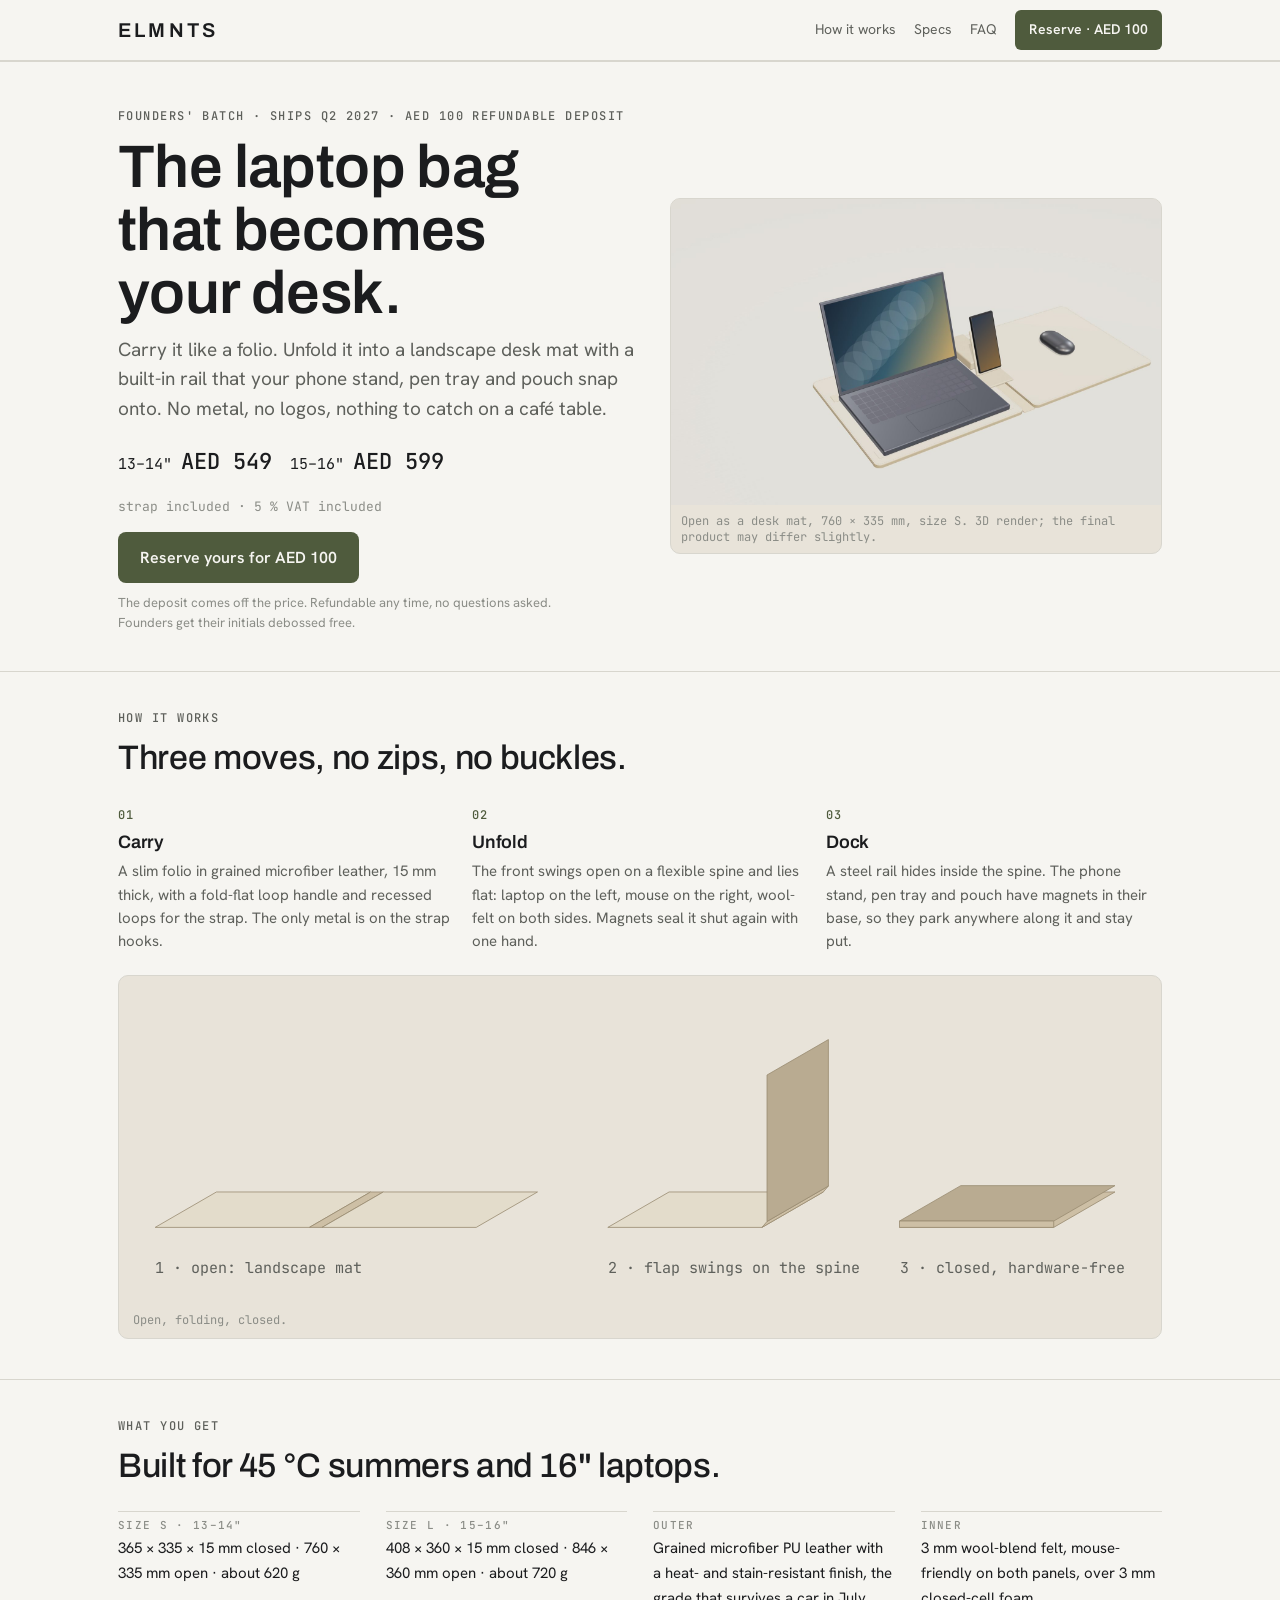
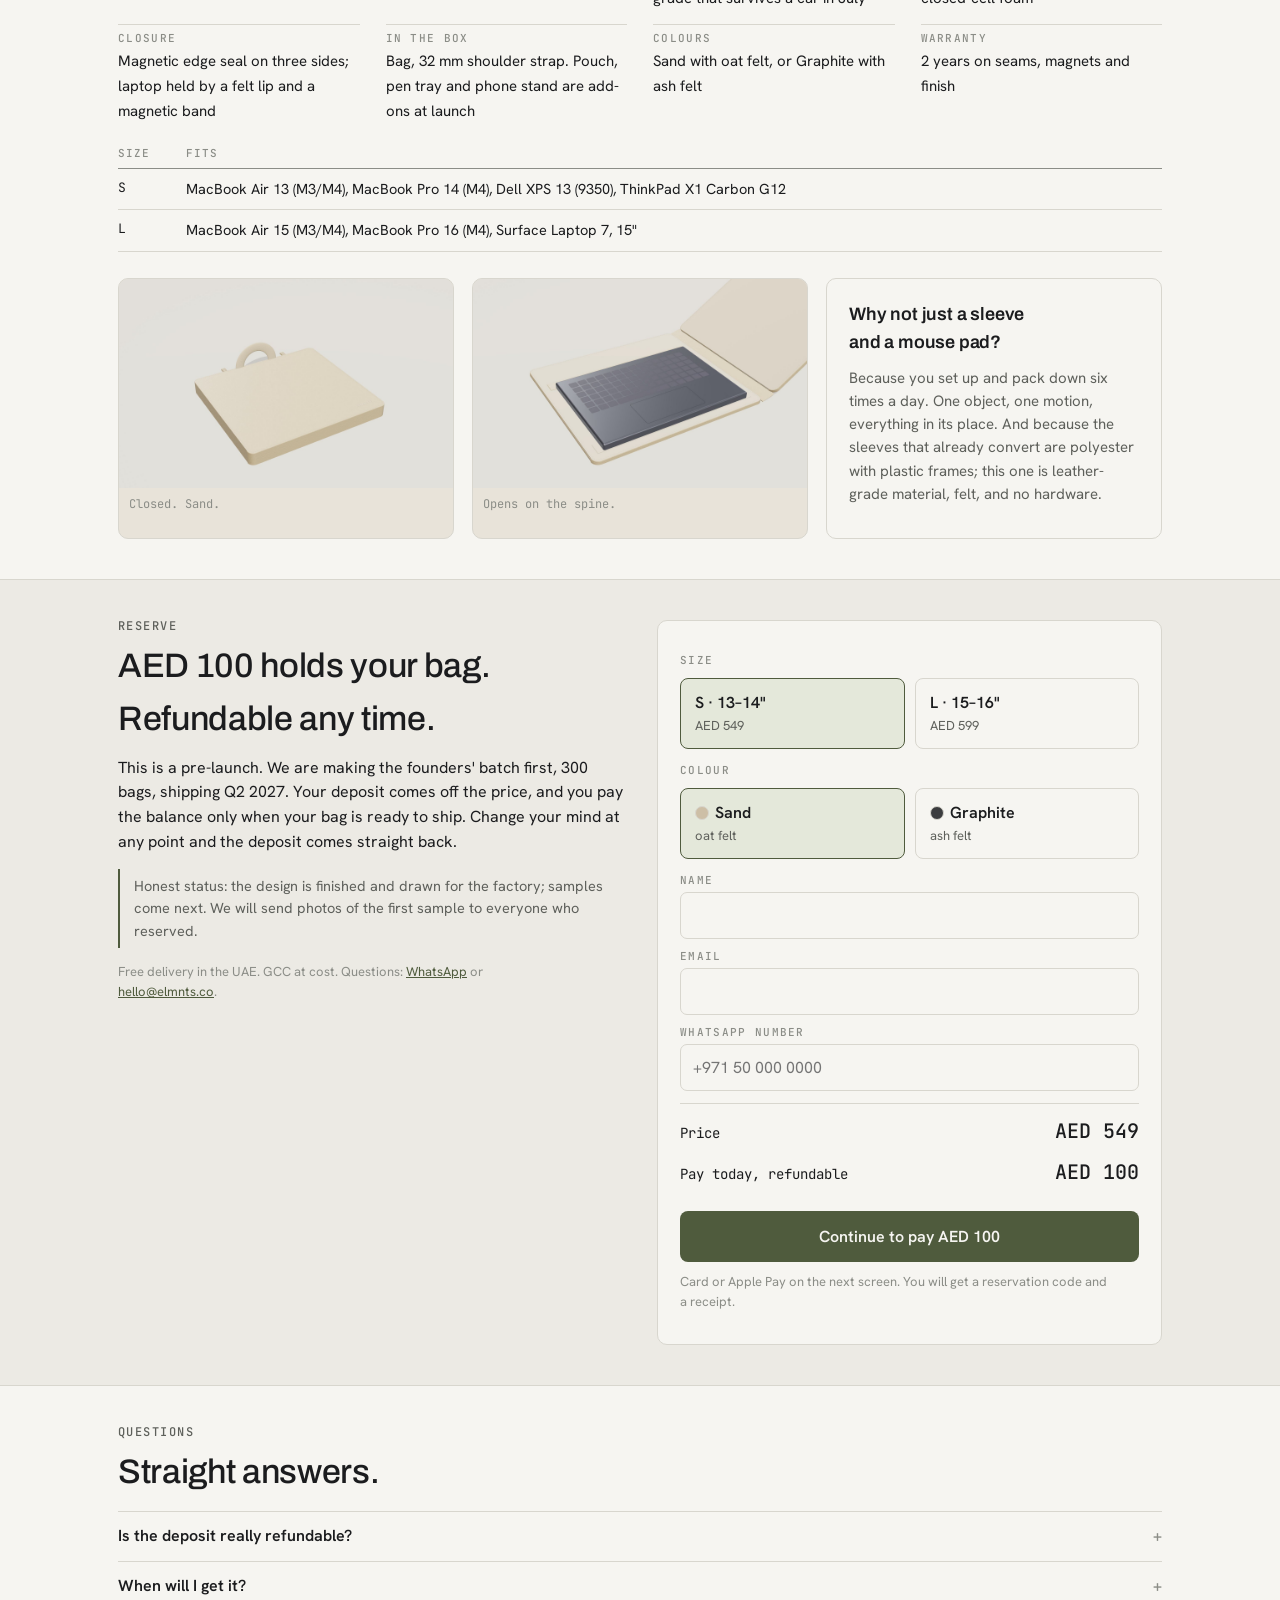
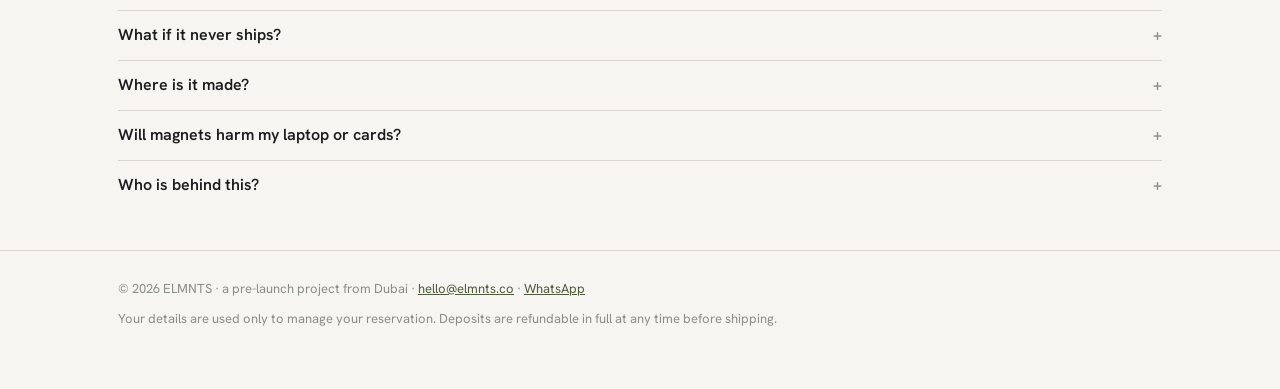
<file: index.html>
<!doctype html>
<html lang="en"><head><meta charset="utf-8"><meta name="viewport" content="width=device-width,initial-scale=1,viewport-fit=cover">
<title>ELMNTS · the laptop bag that becomes your desk</title><meta name="description" content="A hardware-free laptop folio that unfolds into a desk mat. Reserve the founders' batch with a refundable AED 100 deposit.">
<link rel="preconnect" href="https://fonts.googleapis.com"><link rel="stylesheet" href="https://fonts.googleapis.com/css2?family=Archivo:wght@400;500;600&family=Hanken+Grotesk:wght@400;500;600&family=JetBrains+Mono:wght@400;500;600&display=swap">
<link rel="stylesheet" href="styles.css"><script src="config.js"></script><script>
(function(){
  var C = window.ELMNTS_CONFIG || {};
  // Meta Pixel (standard snippet), only when an ID is configured
  if (C.META_PIXEL_ID) {
    !function(f,b,e,v,n,t,s){if(f.fbq)return;n=f.fbq=function(){n.callMethod?n.callMethod.apply(n,arguments):n.queue.push(arguments)};
    if(!f._fbq)f._fbq=n;n.push=n;n.loaded=!0;n.version='2.0';n.queue=[];t=b.createElement(e);t.async=!0;t.src=v;s=b.getElementsByTagName(e)[0];
    s.parentNode.insertBefore(t,s)}(window,document,'script','https://connect.facebook.net/en_US/fbevents.js');
    fbq('init', C.META_PIXEL_ID); fbq('track', 'PageView');
  }
  window.track = function(ev, data){ try { if (window.fbq) fbq('track', ev, data || {}); } catch(e){} };
  // keep UTM parameters for attribution of the lead
  try {
    var q = new URLSearchParams(location.search), utm = {};
    ['utm_source','utm_medium','utm_campaign','utm_content','utm_term'].forEach(function(k){ if (q.get(k)) utm[k] = q.get(k); });
    if (Object.keys(utm).length) sessionStorage.setItem('elmnts_utm', JSON.stringify(utm));
  } catch(e){}
  window.getUTM = function(){ try { return JSON.parse(sessionStorage.getItem('elmnts_utm') || '{}'); } catch(e){ return {}; } };
  window.sbInsert = async function(table, row){
    if (!C.SUPABASE_URL || !C.SUPABASE_KEY) return { ok:false, reason:'no-backend' };
    var r = await fetch(C.SUPABASE_URL + '/rest/v1/' + table, {
      method:'POST',
      headers:{ 'apikey': C.SUPABASE_KEY, 'Authorization': 'Bearer ' + C.SUPABASE_KEY, 'Content-Type':'application/json', 'Prefer':'return=minimal' },
      body: JSON.stringify(row)
    });
    return { ok: r.ok, status: r.status };
  };
  window.uuid = function(){ if (crypto && crypto.randomUUID) return crypto.randomUUID();
    return 'xxxxxxxx-xxxx-4xxx-yxxx-xxxxxxxxxxxx'.replace(/[xy]/g,function(c){var r=Math.random()*16|0,v=c=='x'?r:(r&0x3|0x8);return v.toString(16);}); };
  window.codeFrom = function(id){ return 'ELM-' + id.replace(/-/g,'').slice(0,6).toUpperCase(); };
  // fill contact placeholders
  document.addEventListener('DOMContentLoaded', function(){
    document.querySelectorAll('[data-wa]').forEach(function(a){ a.href = 'https://wa.me/' + (C.WHATSAPP||''); });
    document.querySelectorAll('[data-email]').forEach(function(a){ a.href = 'mailto:' + (C.EMAIL||''); a.textContent = C.EMAIL || ''; });
    document.querySelectorAll('[data-ship]').forEach(function(el){ el.textContent = C.SHIP_WINDOW || ''; });
  });
})();
</script>
</head><body>
<header class="top"><div class="wrap"><a class="wordmark" href="index.html">ELMNTS</a><nav><a href="index.html#how">How it works</a><a href="index.html#specs">Specs</a><a href="index.html#faq">FAQ</a><a class="cta" href="index.html#reserve">Reserve · AED 100</a></nav></div></header>

<main>
<section class="hero"><div class="wrap"><div class="grid">
  <div>
    <div class="eyebrow">Founders' batch · ships <span data-ship>Q2 2027</span> · AED 100 refundable deposit</div>
    <h1 style="margin-top:14px">The laptop bag that becomes your desk.</h1>
    <p class="lede">Carry it like a folio. Unfold it into a landscape desk mat with a built-in rail that your phone stand, pen tray and pouch snap onto. No metal, no logos, nothing to catch on a café table.</p>
    <div class="price"><span>13–14" <b>AED 549</b></span><span>15–16" <b>AED 599</b></span><span class="fine">strap included · 5 % VAT included</span></div>
    <p style="margin-top:14px"><a class="btn" href="#reserve">Reserve yours for AED 100</a></p>
    <p class="fine">The deposit comes off the price. Refundable any time, no questions asked. Founders get their initials debossed free.</p>
  </div>
  <figure class="mock" style="margin:0;padding:0;overflow:hidden"><img src="hero-open.jpg" alt="ELMNTS open as a desk mat with laptop, phone stand and mouse" style="display:block;width:100%;height:auto"><figcaption style="padding:8px 10px">Open as a desk mat, 760 × 335 mm, size S. 3D render; the final product may differ slightly.</figcaption></figure>
</div></div></section>

<section id="how"><div class="wrap">
  <div class="eyebrow">How it works</div><h2 style="margin-top:8px">Three moves, no zips, no buckles.</h2>
  <div class="steps">
    <div class="step"><div class="n">01</div><h3>Carry</h3><p>A slim folio in grained microfiber leather, 15 mm thick, with a fold-flat loop handle and recessed loops for the strap. The only metal is on the strap hooks.</p></div>
    <div class="step"><div class="n">02</div><h3>Unfold</h3><p>The front swings open on a flexible spine and lies flat: laptop on the left, mouse on the right, wool-felt on both sides. Magnets seal it shut again with one hand.</p></div>
    <div class="step"><div class="n">03</div><h3>Dock</h3><p>A steel rail hides inside the spine. The phone stand, pen tray and pouch have magnets in their base, so they park anywhere along it and stay put.</p></div>
  </div>
  <figure class="mock" style="margin:22px 0 0"><div><svg class="mk" viewBox="-6 -6 1016 312" xmlns="http://www.w3.org/2000/svg" role="img"><defs><marker id="ar" viewBox="0 0 10 10" refX="9" refY="5" markerWidth="8" markerHeight="8" orient="auto-start-reverse"><path d="M0,1.5 L9,5 L0,8.5 z" class="arr"/></marker><pattern id="hatch" patternUnits="userSpaceOnUse" width="6" height="6" patternTransform="rotate(45)"><line x1="0" y1="0" x2="0" y2="6" class="hl"/></pattern><pattern id="hatchb" patternUnits="userSpaceOnUse" width="5" height="5" patternTransform="rotate(-45)"><line x1="0" y1="0" x2="0" y2="5" class="hl2"/></pattern><linearGradient id="gShell" x1="0" y1="0" x2="1" y2="1"><stop offset="0" stop-color="#D8CCB3"/><stop offset="1" stop-color="#BFB096"/></linearGradient><linearGradient id="gShellD" x1="0" y1="0" x2="1" y2="1"><stop offset="0" stop-color="#C4B59A"/><stop offset="1" stop-color="#A89A80"/></linearGradient><linearGradient id="gFelt" x1="0" y1="0" x2="1" y2="1"><stop offset="0" stop-color="#E8E2D5"/><stop offset="1" stop-color="#D9D2C2"/></linearGradient><linearGradient id="gDark" x1="0" y1="0" x2="0" y2="1"><stop offset="0" stop-color="#3A3B40"/><stop offset="1" stop-color="#22232A"/></linearGradient><filter id="grain" x="-2%" y="-2%" width="104%" height="104%"><feTurbulence type="fractalNoise" baseFrequency="1.1" numOctaves="3" seed="11" result="n"/><feColorMatrix in="n" type="matrix" values="0 0 0 0 0.55  0 0 0 0 0.55  0 0 0 0 0.5  0 0 0 0.42 0" result="g"/><feComposite in="g" in2="SourceGraphic" operator="in" result="gc"/><feBlend in="SourceGraphic" in2="gc" mode="multiply"/></filter><filter id="shadow" x="-10%" y="-10%" width="120%" height="130%"><feDropShadow dx="0" dy="5" stdDeviation="6" flood-color="#000" flood-opacity="0.22"/></filter><filter id="shadowS" x="-10%" y="-10%" width="120%" height="130%"><feDropShadow dx="0" dy="2" stdDeviation="2.5" flood-color="#000" flood-opacity="0.25"/></filter></defs><polygon points="20.0,230.0 173.3,230.0 234.2,194.8 80.9,194.8" fill="#E3DCCB" fill-opacity="1.0" stroke="#9A8C72" stroke-width="0.8"/><polygon points="173.3,230.0 185.9,230.0 246.8,194.8 234.2,194.8" fill="#CDBFA5" fill-opacity="1.0" stroke="#9A8C72" stroke-width="0.8"/><polygon points="185.9,230.0 339.2,230.0 400.1,194.8 246.8,194.8" fill="#E3DCCB" fill-opacity="1.0" stroke="#9A8C72" stroke-width="0.8"/><text x="20.0" y="275.0" class="mcap" text-anchor="start">1 · open: landscape mat</text><polygon points="470.0,230.0 623.3,230.0 684.2,194.8 530.9,194.8" fill="#E3DCCB" fill-opacity="1.0" stroke="#9A8C72" stroke-width="0.8"/><polygon points="623.3,230.0 628.3,224.1 689.3,188.9 684.2,194.8" fill="#CDBFA5" fill-opacity="1.0" stroke="#9A8C72" stroke-width="0.8"/><polygon points="628.3,224.1 628.3,78.5 689.3,43.3 689.3,188.9" fill="#B9AB91" fill-opacity="1.0" stroke="#9A8C72" stroke-width="0.8"/><text x="470.0" y="275.0" class="mcap" text-anchor="start">2 · flap swings on the spine</text><polygon points="760.0,230.0 913.3,230.0 974.2,194.8 820.9,194.8" fill="#CDBFA5" fill-opacity="1.0" stroke="#9A8C72" stroke-width="0.8"/><polygon points="760.0,223.7 913.3,223.7 974.2,188.5 820.9,188.5" fill="#B9AB91" fill-opacity="1.0" stroke="#9A8C72" stroke-width="0.8"/><polygon points="760.0,230.0 913.3,230.0 913.3,223.7 760.0,223.7" fill="#CDBFA5" fill-opacity="1.0" stroke="#9A8C72" stroke-width="0.8"/><text x="760.0" y="275.0" class="mcap" text-anchor="start">3 · closed, hardware-free</text></svg></div><figcaption>Open, folding, closed.</figcaption></figure>
</div></section>

<section id="specs"><div class="wrap">
  <div class="eyebrow">What you get</div><h2 style="margin-top:8px">Built for 45 °C summers and 16" laptops.</h2>
  <div class="facts">
    <div><span class="k">Size S · 13–14"</span><span class="v">365 × 335 × 15 mm closed · 760 × 335 mm open · about 620 g</span></div>
    <div><span class="k">Size L · 15–16"</span><span class="v">408 × 360 × 15 mm closed · 846 × 360 mm open · about 720 g</span></div>
    <div><span class="k">Outer</span><span class="v">Grained microfiber PU leather with a heat- and stain-resistant finish, the grade that survives a car in July</span></div>
    <div><span class="k">Inner</span><span class="v">3 mm wool-blend felt, mouse-friendly on both panels, over 3 mm closed-cell foam</span></div>
    <div><span class="k">Closure</span><span class="v">Magnetic edge seal on three sides; laptop held by a felt lip and a magnetic band</span></div>
    <div><span class="k">In the box</span><span class="v">Bag, 32 mm shoulder strap. Pouch, pen tray and phone stand are add-ons at launch</span></div>
    <div><span class="k">Colours</span><span class="v">Sand with oat felt, or Graphite with ash felt</span></div>
    <div><span class="k">Warranty</span><span class="v">2 years on seams, magnets and finish</span></div>
  </div>
  <div class="tblwrap"><table class="tbl"><thead><tr><th>Size</th><th>Fits</th></tr></thead><tbody>
    <tr><td class="num">S</td><td>MacBook Air 13 (M3/M4), MacBook Pro 14 (M4), Dell XPS 13 (9350), ThinkPad X1 Carbon G12</td></tr>
    <tr><td class="num">L</td><td>MacBook Air 15 (M3/M4), MacBook Pro 16 (M4), Surface Laptop 7, 15"</td></tr>
  </tbody></table></div>
  <div class="steps" style="margin-top:26px">
    <figure class="mock" style="margin:0;padding:0;overflow:hidden"><img src="hero-closed.jpg" alt="ELMNTS closed" style="display:block;width:100%;height:auto"><figcaption style="padding:8px 10px">Closed. Sand.</figcaption></figure>
    <figure class="mock" style="margin:0;padding:0;overflow:hidden"><img src="hero-opening.jpg" alt="ELMNTS opening on the spine" style="display:block;width:100%;height:auto"><figcaption style="padding:8px 10px">Opens on the spine.</figcaption></figure>
    <div class="card"><h3>Why not just a sleeve and a mouse pad?</h3><p style="font-size:15px;color:var(--ink-2)">Because you set up and pack down six times a day. One object, one motion, everything in its place. And because the sleeves that already convert are polyester with plastic frames; this one is leather-grade material, felt, and no hardware.</p></div>
  </div>
</div></section>

<section class="reserve" id="reserve"><div class="wrap"><div class="grid">
  <div>
    <div class="eyebrow">Reserve</div><h2 style="margin-top:8px">AED 100 holds your bag. Refundable any time.</h2>
    <p>This is a pre-launch. We are making the founders' batch first, 300 bags, shipping <span data-ship>Q2 2027</span>. Your deposit comes off the price, and you pay the balance only when your bag is ready to ship. Change your mind at any point and the deposit comes straight back.</p>
    <div class="notice">Honest status: the design is finished and drawn for the factory; samples come next. We will send photos of the first sample to everyone who reserved.</div>
    <p class="fine">Free delivery in the UAE. GCC at cost. Questions: <a data-wa href="#">WhatsApp</a> or <a data-email href="#"></a>.</p>
  </div>
  <form class="card" id="reserve-form" novalidate>
    <div class="field"><span>Size</span></div>
    <div class="choice">
      <label><input type="radio" name="size" value="S" checked><div class="t">S · 13–14"</div><div class="d">AED 549</div></label>
      <label><input type="radio" name="size" value="L"><div class="t">L · 15–16"</div><div class="d">AED 599</div></label>
    </div>
    <div class="field"><span>Colour</span></div>
    <div class="choice">
      <label><input type="radio" name="colour" value="Sand" checked><div class="t"><i class="sw" style="background:#CDBFA6"></i>Sand</div><div class="d">oat felt</div></label>
      <label><input type="radio" name="colour" value="Graphite"><div class="t"><i class="sw" style="background:#3B3C3E"></i>Graphite</div><div class="d">ash felt</div></label>
    </div>
    <label class="field"><span>Name</span><input name="name" id="f-name" aria-label="Name" autocomplete="name" required></label>
    <label class="field"><span>Email</span><input name="email" id="f-email" aria-label="Email" type="email" autocomplete="email" required></label>
    <label class="field"><span>WhatsApp number</span><input name="phone" id="f-phone" aria-label="WhatsApp number" type="tel" autocomplete="tel" placeholder="+971 50 000 0000" required></label>
    <div class="sum"><span>Price</span><b id="sum-price">AED 549</b></div>
    <div class="sum" style="border:0;padding-top:4px"><span>Pay today, refundable</span><b id="sum-deposit">AED 100</b></div>
    <div class="err" id="form-err" role="alert"></div>
    <button class="btn" id="reserve-btn" type="submit" style="width:100%">Continue to pay AED 100</button>
    <p class="fine" style="margin-top:10px">Card or Apple Pay on the next screen. You will get a reservation code and a receipt.</p>
  </form>
</div></div></section>

<section class="faq" id="faq"><div class="wrap">
  <div class="eyebrow">Questions</div><h2 style="margin-top:8px;margin-bottom:12px">Straight answers.</h2>
  <details><summary>Is the deposit really refundable?</summary><p>Yes. Message us and it is returned in full to the card you paid with, within five working days, at any point before your bag ships. No form, no reason needed.</p></details>
  <details><summary>When will I get it?</summary><p>The founders' batch is planned for <span data-ship>Q2 2027</span>. We will email you a progress note about once a month, with photos of the samples as they arrive. If the date moves, you hear it first and can take your deposit back.</p></details>
  <details><summary>What if it never ships?</summary><p>Every deposit is refunded in full, automatically, with an explanation. We will not keep money for a product that does not exist.</p></details>
  <details><summary>Where is it made?</summary><p>Designed in Dubai, sewn by a specialist bag factory in Guangzhou, China, and inspected by a third party before it leaves. Materials: microfiber PU leather, wool-blend felt, closed-cell foam, neodymium magnets, spring steel.</p></details>
  <details><summary>Will magnets harm my laptop or cards?</summary><p>The sealing magnets sit in the edges, outside the laptop footprint, and the rail is passive steel. Chip cards are unaffected; keep old magnetic-stripe cards out of the pouch. Nothing in the bag is stronger than a MacBook's own lid magnets.</p></details>
  <details><summary>Who is behind this?</summary><p>ELMNTS is a pre-launch project by Yousef Alsheikh, a consultant in Dubai who got tired of unpacking a bag onto a café table. It is not a registered store yet; that is why the deposit is small and refundable.</p></details>
</div></section>
</main>
<footer><div class="wrap"><div>© 2026 ELMNTS · a pre-launch project from Dubai · <a data-email href="#"></a> · <a data-wa href="#">WhatsApp</a></div><div>Your details are used only to manage your reservation. Deposits are refundable in full at any time before shipping.</div></div></footer>
<script>
(function(){
  var C = window.ELMNTS_CONFIG || {};
  var form = document.getElementById('reserve-form');
  var sizeInputs = form.querySelectorAll('input[name=size]');
  var colourInputs = form.querySelectorAll('input[name=colour]');
  var priceEl = document.getElementById('sum-price'), depEl = document.getElementById('sum-deposit');
  function size(){ var s = form.querySelector('input[name=size]:checked'); return s ? s.value : 'S'; }
  function colour(){ var c = form.querySelector('input[name=colour]:checked'); return c ? c.value : 'Sand'; }
  function refresh(){ priceEl.textContent = 'AED ' + (C.PRICES||{S:549,L:599})[size()]; depEl.textContent = 'AED ' + (C.DEPOSIT||100); }
  sizeInputs.forEach(function(i){ i.addEventListener('change', function(){ refresh(); track('AddToCart', {content_name:'ELMNTS Spine ' + size(), value:(C.PRICES||{})[size()], currency:'AED'}); }); });
  colourInputs.forEach(function(i){ i.addEventListener('change', refresh); });
  refresh();
  track('ViewContent', {content_name:'ELMNTS Spine', currency:'AED', value:(C.PRICES||{}).S});

  var err = document.getElementById('form-err'), btn = document.getElementById('reserve-btn');
  form.addEventListener('submit', async function(e){
    e.preventDefault(); err.textContent = '';
    var name = form.name.value.trim(), email = form.email.value.trim(), phone = form.phone.value.replace(/[^\d+]/g,'');
    if (name.length < 2) { err.textContent = 'Please add your name.'; return; }
    if (!/^[^@\s]+@[^@\s]+\.[^@\s]+$/.test(email)) { err.textContent = 'That email does not look right.'; return; }
    if (phone.replace(/\D/g,'').length < 9) { err.textContent = 'Please add a WhatsApp number so we can confirm your reservation.'; return; }
    btn.disabled = true; btn.textContent = 'One moment…';
    var id = uuid(), code = codeFrom(id), utm = getUTM();
    var row = { id:id, code:code, name:name, email:email, phone:phone, size:size(), colour:colour(),
      utm_source:utm.utm_source||null, utm_medium:utm.utm_medium||null, utm_campaign:utm.utm_campaign||null, utm_content:utm.utm_content||null,
      referrer: document.referrer || null, user_agent: navigator.userAgent.slice(0,200), status:'lead' };
    var res = await sbInsert('reservations', row);
    try { sessionStorage.setItem('elmnts_res', JSON.stringify({id:id, code:code, size:size(), colour:colour(), name:name})); } catch(e){}
    track('Lead', {content_name:'ELMNTS reservation ' + size()});
    if (C.PAYMENT_URL) {
      track('InitiateCheckout', {value:C.DEPOSIT||100, currency:'AED', content_name:'ELMNTS deposit'});
      // Stripe payment links accept client_reference_id; other providers ignore the parameter.
      var sep = C.PAYMENT_URL.indexOf('?') > -1 ? '&' : '?';
      location.href = C.PAYMENT_URL + sep + 'client_reference_id=' + encodeURIComponent(code);
    } else {
      // no payment link yet: not a valid deposit test, but keep the lead
      location.href = 'thanks.html?paid=0';
    }
    if (!res.ok && res.reason !== 'no-backend') { console.warn('lead not saved', res); }
  });
})();
</script>
</body></html>
</file>
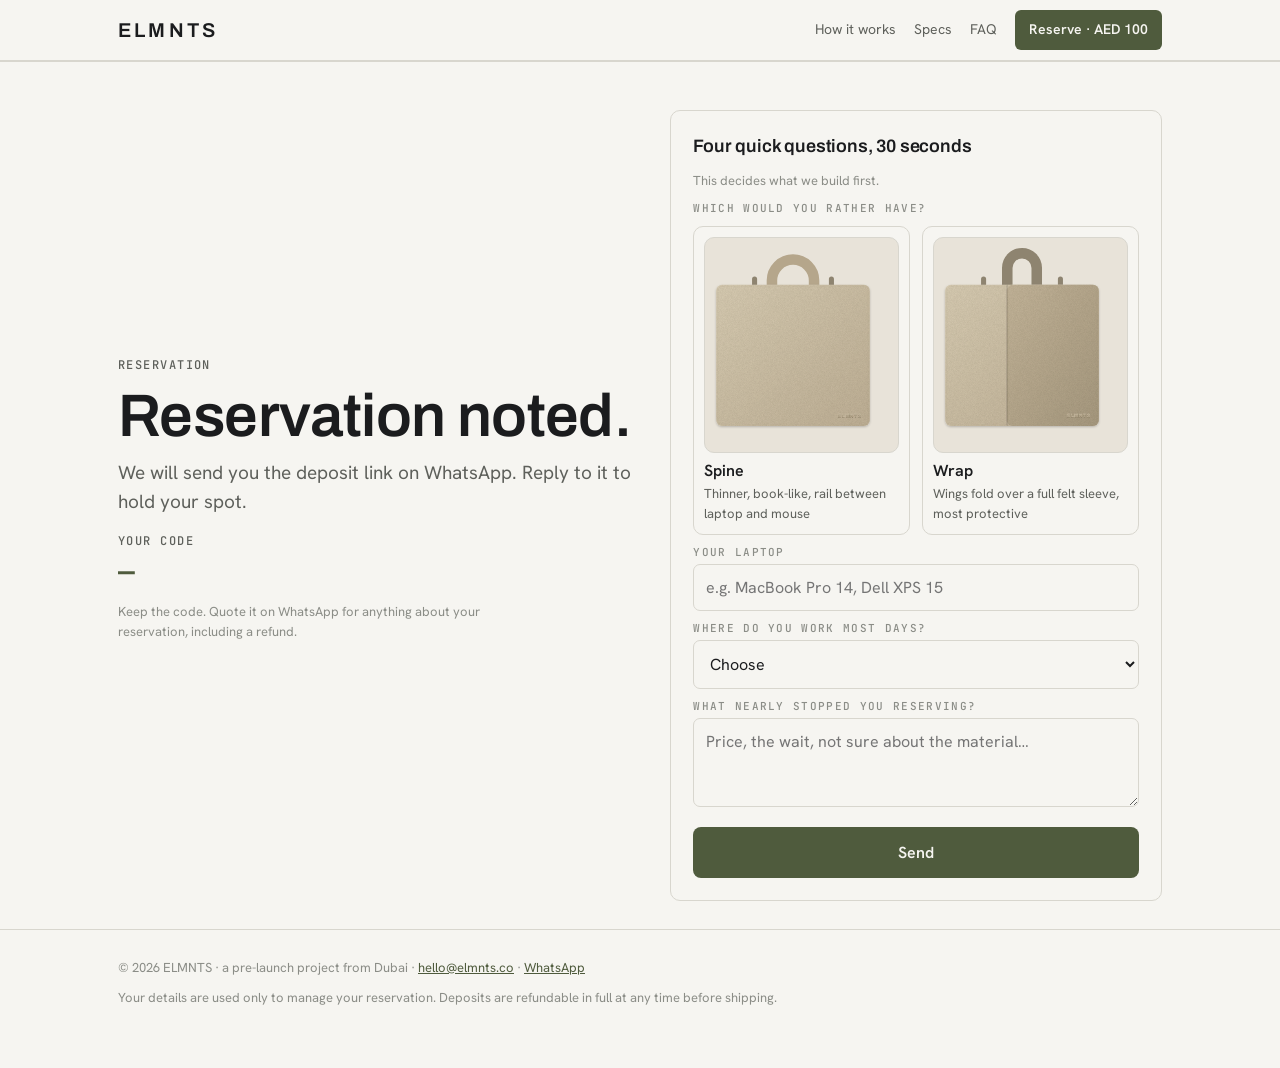
<file: thanks.html>
<!doctype html>
<html lang="en"><head><meta charset="utf-8"><meta name="viewport" content="width=device-width,initial-scale=1,viewport-fit=cover">
<title>ELMNTS · reservation</title><meta name="description" content="Your ELMNTS reservation.">
<link rel="preconnect" href="https://fonts.googleapis.com"><link rel="stylesheet" href="https://fonts.googleapis.com/css2?family=Archivo:wght@400;500;600&family=Hanken+Grotesk:wght@400;500;600&family=JetBrains+Mono:wght@400;500;600&display=swap">
<link rel="stylesheet" href="styles.css"><script src="config.js"></script><script>
(function(){
  var C = window.ELMNTS_CONFIG || {};
  // Meta Pixel (standard snippet), only when an ID is configured
  if (C.META_PIXEL_ID) {
    !function(f,b,e,v,n,t,s){if(f.fbq)return;n=f.fbq=function(){n.callMethod?n.callMethod.apply(n,arguments):n.queue.push(arguments)};
    if(!f._fbq)f._fbq=n;n.push=n;n.loaded=!0;n.version='2.0';n.queue=[];t=b.createElement(e);t.async=!0;t.src=v;s=b.getElementsByTagName(e)[0];
    s.parentNode.insertBefore(t,s)}(window,document,'script','https://connect.facebook.net/en_US/fbevents.js');
    fbq('init', C.META_PIXEL_ID); fbq('track', 'PageView');
  }
  window.track = function(ev, data){ try { if (window.fbq) fbq('track', ev, data || {}); } catch(e){} };
  // keep UTM parameters for attribution of the lead
  try {
    var q = new URLSearchParams(location.search), utm = {};
    ['utm_source','utm_medium','utm_campaign','utm_content','utm_term'].forEach(function(k){ if (q.get(k)) utm[k] = q.get(k); });
    if (Object.keys(utm).length) sessionStorage.setItem('elmnts_utm', JSON.stringify(utm));
  } catch(e){}
  window.getUTM = function(){ try { return JSON.parse(sessionStorage.getItem('elmnts_utm') || '{}'); } catch(e){ return {}; } };
  window.sbInsert = async function(table, row){
    if (!C.SUPABASE_URL || !C.SUPABASE_KEY) return { ok:false, reason:'no-backend' };
    var r = await fetch(C.SUPABASE_URL + '/rest/v1/' + table, {
      method:'POST',
      headers:{ 'apikey': C.SUPABASE_KEY, 'Authorization': 'Bearer ' + C.SUPABASE_KEY, 'Content-Type':'application/json', 'Prefer':'return=minimal' },
      body: JSON.stringify(row)
    });
    return { ok: r.ok, status: r.status };
  };
  window.uuid = function(){ if (crypto && crypto.randomUUID) return crypto.randomUUID();
    return 'xxxxxxxx-xxxx-4xxx-yxxx-xxxxxxxxxxxx'.replace(/[xy]/g,function(c){var r=Math.random()*16|0,v=c=='x'?r:(r&0x3|0x8);return v.toString(16);}); };
  window.codeFrom = function(id){ return 'ELM-' + id.replace(/-/g,'').slice(0,6).toUpperCase(); };
  // fill contact placeholders
  document.addEventListener('DOMContentLoaded', function(){
    document.querySelectorAll('[data-wa]').forEach(function(a){ a.href = 'https://wa.me/' + (C.WHATSAPP||''); });
    document.querySelectorAll('[data-email]').forEach(function(a){ a.href = 'mailto:' + (C.EMAIL||''); a.textContent = C.EMAIL || ''; });
    document.querySelectorAll('[data-ship]').forEach(function(el){ el.textContent = C.SHIP_WINDOW || ''; });
  });
})();
</script>
</head><body>
<header class="top"><div class="wrap"><a class="wordmark" href="index.html">ELMNTS</a><nav><a href="index.html#how">How it works</a><a href="index.html#specs">Specs</a><a href="index.html#faq">FAQ</a><a class="cta" href="index.html#reserve">Reserve · AED 100</a></nav></div></header>

<main><section class="hero"><div class="wrap"><div class="grid">
  <div>
    <div class="eyebrow">Reservation</div>
    <h1 id="headline" style="margin-top:14px">Deposit received. You are in.</h1>
    <p class="lede" id="sub"></p>
    <div class="eyebrow" style="margin-top:18px">Your code</div><div class="code" id="code">—</div>
    <p><a class="btn" id="pay-again" href="#" hidden>Pay the AED 100 deposit</a></p>
    <p class="fine">Keep the code. Quote it on WhatsApp for anything about your reservation, including a refund.</p>
  </div>
  <div class="card">
    <h3>Four quick questions, 30 seconds</h3>
    <p class="fine">This decides what we build first.</p>
    <form id="survey" novalidate>
      <div class="field"><span>Which would you rather have?</span></div>
      <div class="concept-pick">
        <label><input type="radio" name="concept" value="A"><div class="mock"><svg class="mk" viewBox="-6 -6 912 1017" xmlns="http://www.w3.org/2000/svg" role="img"><defs><marker id="ar" viewBox="0 0 10 10" refX="9" refY="5" markerWidth="8" markerHeight="8" orient="auto-start-reverse"><path d="M0,1.5 L9,5 L0,8.5 z" class="arr"/></marker><pattern id="hatch" patternUnits="userSpaceOnUse" width="6" height="6" patternTransform="rotate(45)"><line x1="0" y1="0" x2="0" y2="6" class="hl"/></pattern><pattern id="hatchb" patternUnits="userSpaceOnUse" width="5" height="5" patternTransform="rotate(-45)"><line x1="0" y1="0" x2="0" y2="5" class="hl2"/></pattern><linearGradient id="gShell" x1="0" y1="0" x2="1" y2="1"><stop offset="0" stop-color="#D8CCB3"/><stop offset="1" stop-color="#BFB096"/></linearGradient><linearGradient id="gShellD" x1="0" y1="0" x2="1" y2="1"><stop offset="0" stop-color="#C4B59A"/><stop offset="1" stop-color="#A89A80"/></linearGradient><linearGradient id="gFelt" x1="0" y1="0" x2="1" y2="1"><stop offset="0" stop-color="#E8E2D5"/><stop offset="1" stop-color="#D9D2C2"/></linearGradient><linearGradient id="gDark" x1="0" y1="0" x2="0" y2="1"><stop offset="0" stop-color="#3A3B40"/><stop offset="1" stop-color="#22232A"/></linearGradient><filter id="grain" x="-2%" y="-2%" width="104%" height="104%"><feTurbulence type="fractalNoise" baseFrequency="1.1" numOctaves="3" seed="11" result="n"/><feColorMatrix in="n" type="matrix" values="0 0 0 0 0.55  0 0 0 0 0.55  0 0 0 0 0.5  0 0 0 0.42 0" result="g"/><feComposite in="g" in2="SourceGraphic" operator="in" result="gc"/><feBlend in="SourceGraphic" in2="gc" mode="multiply"/></filter><filter id="shadow" x="-10%" y="-10%" width="120%" height="130%"><feDropShadow dx="0" dy="5" stdDeviation="6" flood-color="#000" flood-opacity="0.22"/></filter><filter id="shadowS" x="-10%" y="-10%" width="120%" height="130%"><feDropShadow dx="0" dy="2" stdDeviation="2.5" flood-color="#000" flood-opacity="0.25"/></filter></defs><rect x="201.02" y="157.41" width="25.48" height="59.46" rx="12.74" fill="#8E8470"/><rect x="588.56" y="157.41" width="25.48" height="59.46" rx="12.74" fill="#8E8470"/><path d="M301.36,225.36 L301.36,178.64 A106.17,106.17 0 0 1 513.7,178.64 L513.7,225.36" fill="none" style="stroke:#B5A68B;stroke-width:53.1"/><g filter="url(#shadow)"><rect x="20.0" y="199.88" width="775.06" height="711.36" rx="29.73" fill="url(#gShell)" filter="url(#grain)"/></g><rect x="28.49" y="208.37" width="758.07" height="694.37" rx="21.23" class="mstitch"/><text x="751.9" y="868.1" class="mdeboss" style="font-size:23.4px" fill="#E6DCC8" text-anchor="end">ELMNTS</text><text x="753.3" y="869.5" class="mdeboss" style="font-size:23.4px" fill="#8F8269" text-anchor="end">ELMNTS</text><text x="752.6" y="868.8" class="mdeboss" style="font-size:23.4px" fill="#B3A489" text-anchor="end">ELMNTS</text></svg></div><div class="t">Spine</div><div class="d">Thinner, book-like, rail between laptop and mouse</div></label>
        <label><input type="radio" name="concept" value="B"><div class="mock"><svg class="mk" viewBox="-6 -6 912 1017" xmlns="http://www.w3.org/2000/svg" role="img"><defs><marker id="ar" viewBox="0 0 10 10" refX="9" refY="5" markerWidth="8" markerHeight="8" orient="auto-start-reverse"><path d="M0,1.5 L9,5 L0,8.5 z" class="arr"/></marker><pattern id="hatch" patternUnits="userSpaceOnUse" width="6" height="6" patternTransform="rotate(45)"><line x1="0" y1="0" x2="0" y2="6" class="hl"/></pattern><pattern id="hatchb" patternUnits="userSpaceOnUse" width="5" height="5" patternTransform="rotate(-45)"><line x1="0" y1="0" x2="0" y2="5" class="hl2"/></pattern><linearGradient id="gShell" x1="0" y1="0" x2="1" y2="1"><stop offset="0" stop-color="#D8CCB3"/><stop offset="1" stop-color="#BFB096"/></linearGradient><linearGradient id="gShellD" x1="0" y1="0" x2="1" y2="1"><stop offset="0" stop-color="#C4B59A"/><stop offset="1" stop-color="#A89A80"/></linearGradient><linearGradient id="gFelt" x1="0" y1="0" x2="1" y2="1"><stop offset="0" stop-color="#E8E2D5"/><stop offset="1" stop-color="#D9D2C2"/></linearGradient><linearGradient id="gDark" x1="0" y1="0" x2="0" y2="1"><stop offset="0" stop-color="#3A3B40"/><stop offset="1" stop-color="#22232A"/></linearGradient><filter id="grain" x="-2%" y="-2%" width="104%" height="104%"><feTurbulence type="fractalNoise" baseFrequency="1.1" numOctaves="3" seed="11" result="n"/><feColorMatrix in="n" type="matrix" values="0 0 0 0 0.55  0 0 0 0 0.55  0 0 0 0 0.5  0 0 0 0.42 0" result="g"/><feComposite in="g" in2="SourceGraphic" operator="in" result="gc"/><feBlend in="SourceGraphic" in2="gc" mode="multiply"/></filter><filter id="shadow" x="-10%" y="-10%" width="120%" height="130%"><feDropShadow dx="0" dy="5" stdDeviation="6" flood-color="#000" flood-opacity="0.22"/></filter><filter id="shadowS" x="-10%" y="-10%" width="120%" height="130%"><feDropShadow dx="0" dy="2" stdDeviation="2.5" flood-color="#000" flood-opacity="0.25"/></filter></defs><rect x="201.02" y="157.41" width="25.48" height="59.46" rx="12.74" fill="#8E8470"/><rect x="588.56" y="157.41" width="25.48" height="59.46" rx="12.74" fill="#8E8470"/><path d="M333.21,225.36 L333.21,114.94 A74.32,74.32 0 0 1 481.85,114.94 L481.85,225.36" fill="none" style="stroke:#8E8470;stroke-width:53.1"/><g filter="url(#shadow)"><rect x="20.0" y="199.88" width="775.06" height="711.36" rx="29.73" fill="url(#gShell)" filter="url(#grain)"/></g><rect x="330.02" y="199.88" width="465.04" height="711.36" rx="29.73" fill="url(#gShellD)" filter="url(#grain)"/><rect x="330.02" y="199.88" width="6.37" height="711.36" fill="#000" opacity="0.10"/><line x1="330.02" y1="204.12" x2="330.02" y2="906.99" stroke="#7E7260" stroke-width="0.8"/><rect x="338.52" y="208.37" width="448.05" height="694.37" rx="21.23" class="mstitch"/><path d="M28.49,229.6 L28.49,881.51 M49.73,208.37 L325.78,208.37 M49.73,902.74 L325.78,902.74" class="mstitch"/><text x="751.9" y="868.1" class="mdeboss" style="font-size:23.4px" fill="#E6DCC8" text-anchor="end">ELMNTS</text><text x="753.3" y="869.5" class="mdeboss" style="font-size:23.4px" fill="#8F8269" text-anchor="end">ELMNTS</text><text x="752.6" y="868.8" class="mdeboss" style="font-size:23.4px" fill="#B3A489" text-anchor="end">ELMNTS</text></svg></div><div class="t">Wrap</div><div class="d">Wings fold over a full felt sleeve, most protective</div></label>
      </div>
      <label class="field"><span>Your laptop</span><input name="laptop" placeholder="e.g. MacBook Pro 14, Dell XPS 15"></label>
      <label class="field"><span>Where do you work most days?</span><select name="workplace"><option value="">Choose</option><option>Office desk</option><option>Cafés</option><option>Co-working space</option><option>Client sites</option><option>Home</option><option>Mix of all</option></select></label>
      <label class="field"><span>What nearly stopped you reserving?</span><textarea name="hesitation" rows="3" placeholder="Price, the wait, not sure about the material…"></textarea></label>
      <button class="btn" type="submit" style="width:100%">Send</button>
    </form>
    <p id="survey-done" hidden>Thank you. That helps more than you know.</p>
  </div>
</div></div></section></main>
<footer><div class="wrap"><div>© 2026 ELMNTS · a pre-launch project from Dubai · <a data-email href="#"></a> · <a data-wa href="#">WhatsApp</a></div><div>Your details are used only to manage your reservation. Deposits are refundable in full at any time before shipping.</div></div></footer>
<script>
(function(){
  var C = window.ELMNTS_CONFIG || {};
  var q = new URLSearchParams(location.search), paid = q.get('paid') === '1';
  var res = {}; try { res = JSON.parse(sessionStorage.getItem('elmnts_res') || '{}'); } catch(e){}
  var code = res.code || q.get('client_reference_id') || '';
  document.getElementById('code').textContent = code || '—';
  document.getElementById('headline').textContent = paid ? 'Deposit received. You are in.' : (C.PAYMENT_URL ? 'Almost there.' : 'Reservation noted.');
  document.getElementById('sub').textContent = paid
    ? 'Your AED ' + (C.DEPOSIT||100) + ' deposit is refundable any time, no questions asked. We will send progress updates about once a month.'
    : (C.PAYMENT_URL ? 'If you did not complete the AED ' + (C.DEPOSIT||100) + ' deposit, use the button below. Your spot is held for 48 hours.'
                     : 'We will send you the deposit link on WhatsApp. Reply to it to hold your spot.');
  var pay = document.getElementById('pay-again');
  if (!paid && C.PAYMENT_URL) { pay.hidden = false; pay.href = C.PAYMENT_URL; } else { pay.hidden = true; }
  if (paid) track('Purchase', {value:C.DEPOSIT||100, currency:'AED', content_name:'ELMNTS deposit', content_type:'product'});
  var f = document.getElementById('survey'), done = document.getElementById('survey-done');
  f.addEventListener('submit', async function(e){
    e.preventDefault();
    var row = { reservation_id: res.id || null, reservation_code: code || null, paid: paid,
      concept_pref: (f.querySelector('input[name=concept]:checked')||{}).value || null,
      laptop: f.laptop.value || null, workplace: f.workplace.value || null, hesitation: f.hesitation.value.trim() || null };
    f.querySelector('button').disabled = true;
    await sbInsert('survey', row);
    f.hidden = true; done.hidden = false;
  });
})();
</script>
</body></html>
</file>
<file: styles.css>
/* ELMNTS landing: one column, product first, sand surfaces, olive accent; mobile first */
:root{
  --paper:#F6F5F1;--paper-2:#ECEAE4;--sand:#E8E3D9;--ink:#1B1C1E;--ink-2:#5E605B;--ink-3:#8B8D87;--line:#D8D6CE;
  --accent:#4F5B3D;--accent-ink:#F6F5F1;--accent-soft:#E4E8DA;--ok:#3D6B3F;--bad:#9A3A2E;
  --display:'Archivo',system-ui,sans-serif;--body:'Hanken Grotesk',system-ui,sans-serif;--mono:'JetBrains Mono',ui-monospace,Menlo,Consolas,monospace;
}
*{box-sizing:border-box}
[hidden]{display:none!important}
html{scroll-behavior:smooth}
body{margin:0;background:var(--paper);color:var(--ink);font:16px/1.55 var(--body);-webkit-font-smoothing:antialiased}
img,svg{max-width:100%}
a{color:var(--accent)}
h1,h2,h3{font-family:var(--display);margin:0;letter-spacing:-0.01em;text-wrap:balance}
h1{font-size:clamp(34px,6vw,60px);font-weight:600;line-height:1.05}
h2{font-size:clamp(24px,3.2vw,34px);font-weight:500}
h3{font-size:18px;font-weight:600}
p{margin:10px 0;max-width:62ch}
.wrap{max-width:1080px;margin:0 auto;padding-left:max(18px,env(safe-area-inset-left,0px));padding-right:max(18px,env(safe-area-inset-right,0px))}
.eyebrow{font:500 12px/1 var(--mono);letter-spacing:0.12em;text-transform:uppercase;color:var(--ink-2)}
.wordmark{font:600 20px var(--display);letter-spacing:0.16em;color:var(--ink);text-decoration:none}
header.top{position:sticky;top:0;z-index:5;background:color-mix(in srgb,var(--paper) 88%,transparent);backdrop-filter:blur(10px);border-bottom:1px solid var(--line)}
header.top .wrap{display:flex;align-items:center;justify-content:space-between;gap:16px;height:60px}
header.top nav{display:flex;gap:18px;align-items:center}
header.top nav a{color:var(--ink-2);text-decoration:none;font-size:14px}
header.top nav a.cta{color:var(--accent-ink);background:var(--accent);padding:9px 14px;border-radius:6px;font-weight:600}
@media (max-width:640px){header.top nav a:not(.cta){display:none}}
.hero{padding-block:48px 28px}
.hero .grid{display:grid;grid-template-columns:1.05fr 1fr;gap:36px;align-items:center}
@media (max-width:820px){.hero .grid{grid-template-columns:1fr}}
.hero .lede{font-size:19px;color:var(--ink-2);max-width:48ch}
.hero .price{display:flex;gap:18px;flex-wrap:wrap;align-items:baseline;margin:22px 0 6px;font-family:var(--mono);font-size:15px}
.hero .price b{font-size:22px;font-weight:500;color:var(--ink)}
.btn{display:inline-flex;align-items:center;justify-content:center;gap:10px;background:var(--accent);color:var(--accent-ink);border:0;border-radius:8px;padding:15px 22px;font:600 16px var(--body);text-decoration:none;cursor:pointer;min-height:48px}
.btn:hover{filter:brightness(1.07)}
.btn.ghost{background:transparent;color:var(--ink);border:1px solid var(--line)}
.btn[disabled]{opacity:.55;cursor:progress}
.fine{font-size:13px;color:var(--ink-3)}
.mock{background:var(--sand);border-radius:10px;padding:14px 10px 10px;border:1px solid var(--line)}
.mock svg{display:block;width:100%;height:auto}
.mock .mstitch{fill:none;stroke:#A79A82;stroke-width:0.7;stroke-dasharray:2.4 1.6}
.mock .mdeboss{font-family:var(--display);font-weight:600;letter-spacing:0.16em}
.mock .mlab{font:10.5px var(--mono);fill:var(--ink);paint-order:stroke;stroke:var(--sand);stroke-width:3px}
.mock .mlead{stroke:var(--ink-2);stroke-width:0.6;fill:none}.mock .mdot{fill:var(--ink)}
.mock .mcap{font:15px var(--mono);fill:var(--ink-2)}
.mock figcaption{font:12px var(--mono);color:var(--ink-3);padding:8px 4px 0}
section{padding-block:40px;border-top:1px solid var(--line)}
.steps{display:grid;grid-template-columns:repeat(3,1fr);gap:18px;margin-top:22px}
@media (max-width:760px){.steps{grid-template-columns:1fr}}
.step .n{font:500 12px var(--mono);color:var(--accent);letter-spacing:0.1em}
.step h3{margin:6px 0 4px}
.step p{font-size:15px;color:var(--ink-2);margin:0}
.facts{display:grid;grid-template-columns:repeat(auto-fit,minmax(200px,1fr));gap:14px 26px;margin-top:18px}
.facts div{border-top:1px solid var(--line);padding-top:8px}
.facts .k{display:block;font:500 11px/1 var(--mono);letter-spacing:0.12em;text-transform:uppercase;color:var(--ink-3);margin-bottom:5px}
.facts .v{font-size:15px}
.tbl{width:100%;border-collapse:collapse;font-size:14.5px;margin-top:14px}
.tbl th{font:500 11px/1.3 var(--mono);letter-spacing:0.1em;text-transform:uppercase;color:var(--ink-3);text-align:left;padding:8px 10px 8px 0;border-bottom:1px solid var(--ink-3)}
.tbl td{padding:9px 10px 9px 0;border-bottom:1px solid var(--line);vertical-align:top}
.tbl td.num{font-family:var(--mono);font-size:13px;white-space:nowrap}
.tblwrap{overflow-x:auto}
/* reserve form */
.reserve{background:var(--paper-2);border-top:1px solid var(--line)}
.reserve .grid{display:grid;grid-template-columns:1fr 1fr;gap:34px;align-items:start}
@media (max-width:820px){.reserve .grid{grid-template-columns:1fr}}
.card{background:var(--paper);border:1px solid var(--line);border-radius:10px;padding:22px}
.choice{display:grid;grid-template-columns:1fr 1fr;gap:10px;margin:8px 0 16px}
.choice label{border:1px solid var(--line);border-radius:8px;padding:12px 14px;cursor:pointer;display:block}
.choice label:has(input:checked){border-color:var(--accent);background:var(--accent-soft)}
.choice input{position:absolute;opacity:0;width:0;height:0}
.choice .t{font-weight:600}.choice .d{font-size:13px;color:var(--ink-2)}
.choice .sw{display:inline-block;width:14px;height:14px;border-radius:50%;border:1px solid var(--line);vertical-align:-2px;margin-right:6px}
.field{display:block;margin:12px 0}
.field span{display:block;font:500 11px/1 var(--mono);letter-spacing:0.12em;text-transform:uppercase;color:var(--ink-3);margin-bottom:6px}
.field input,.field select,.field textarea{width:100%;font:16px var(--body);padding:12px 12px;border:1px solid var(--line);border-radius:7px;background:var(--paper);color:var(--ink);min-height:46px}
.field input:focus,.field select:focus,.field textarea:focus{outline:2px solid var(--accent);outline-offset:1px;border-color:var(--accent)}
.sum{display:flex;justify-content:space-between;align-items:baseline;border-top:1px solid var(--line);padding-top:12px;margin-top:6px;font-family:var(--mono);font-size:14px}
.sum b{font-size:20px;font-weight:500}
.err{color:var(--bad);font-size:14px;min-height:1.2em;margin-top:6px}
.notice{border-left:2px solid var(--accent);padding:6px 14px;margin:14px 0;color:var(--ink-2);font-size:14.5px}
.faq details{border-top:1px solid var(--line);padding:12px 0}
.faq summary{font-weight:600;cursor:pointer;list-style:none;display:flex;justify-content:space-between;gap:12px}
.faq summary::after{content:"+";color:var(--ink-3)}
.faq details[open] summary::after{content:"–"}
.faq p{margin:8px 0 0;color:var(--ink-2);max-width:68ch}
footer{padding-block:28px 60px;border-top:1px solid var(--line);font-size:13px;color:var(--ink-3)}
footer .wrap{display:flex;flex-wrap:wrap;gap:10px 28px;justify-content:space-between}
.pill{display:inline-block;font:500 11px/1 var(--mono);letter-spacing:0.08em;text-transform:uppercase;padding:5px 8px;border-radius:4px;border:1px solid var(--line);color:var(--ink-2)}
.code{font:600 28px var(--mono);letter-spacing:0.08em;color:var(--accent);margin:6px 0 12px}
.concept-pick{display:grid;grid-template-columns:1fr 1fr;gap:12px}
.concept-pick label{border:1px solid var(--line);border-radius:10px;padding:10px;cursor:pointer}
.concept-pick label:has(input:checked){border-color:var(--accent);background:var(--accent-soft)}
.concept-pick input{position:absolute;opacity:0}
.concept-pick .mock{padding:6px}
.concept-pick .t{font-weight:600;margin-top:6px}.concept-pick .d{font-size:13px;color:var(--ink-2)}
:focus-visible{outline:2px solid var(--accent);outline-offset:2px}
@media (prefers-reduced-motion:reduce){html{scroll-behavior:auto}}
</file>
